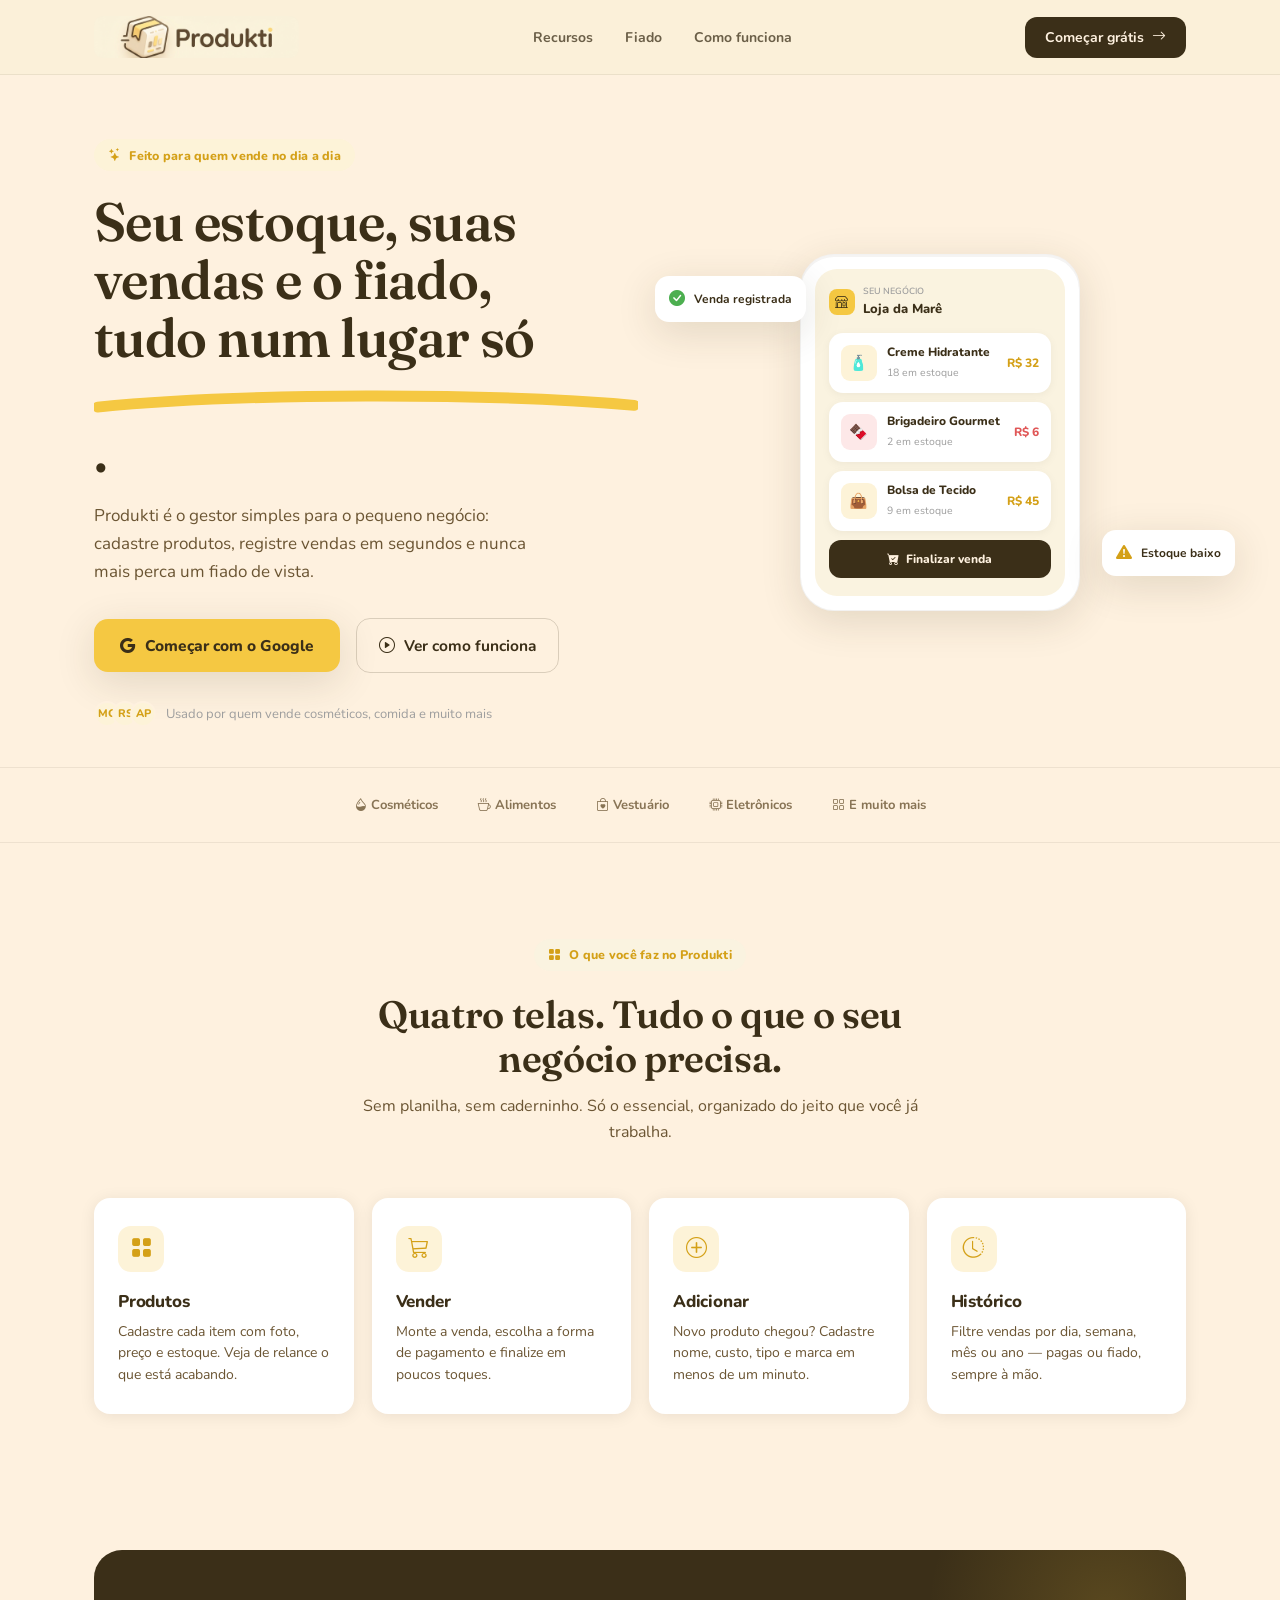
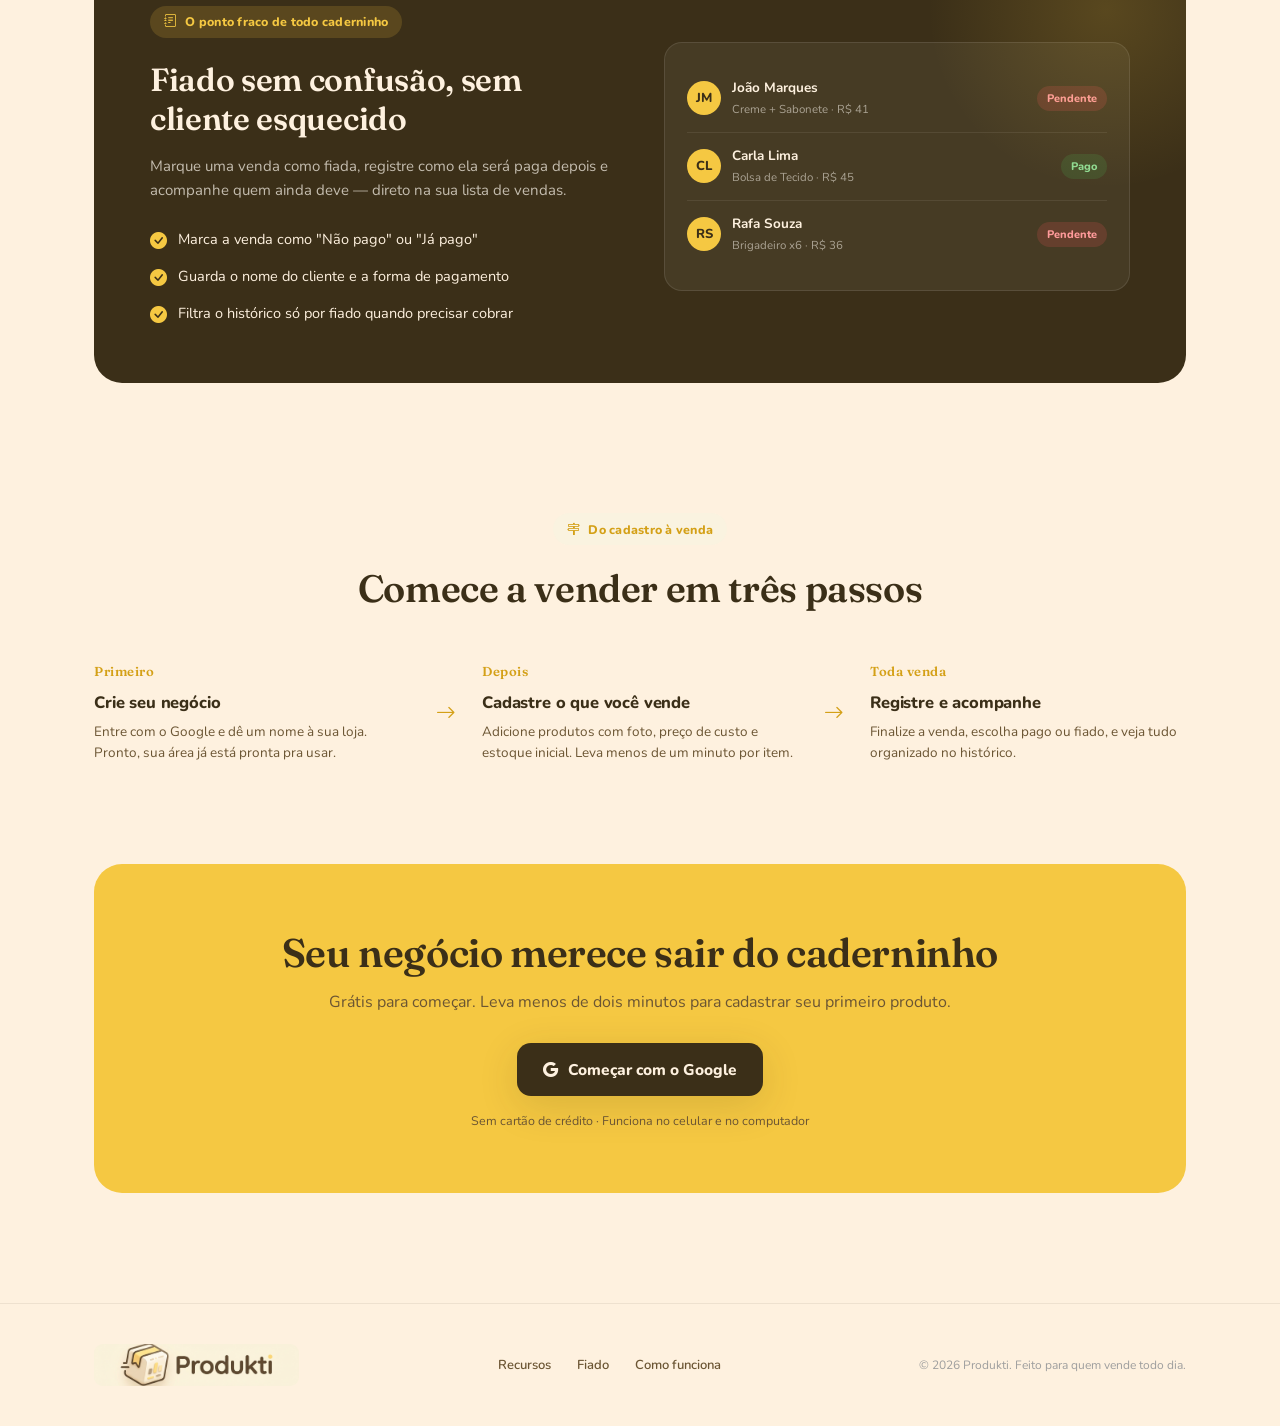
<file: public/index.html>
<!DOCTYPE html>
<html lang="pt-BR">
<head>
<meta charset="UTF-8" />
<meta name="viewport" content="width=device-width, initial-scale=1.0" />
<title>Produkti — Gestão simples para o seu pequeno negócio</title>
<meta name="description" content="Controle de estoque, vendas e fiado num só lugar. Feito para quem vende com as próprias mãos." />

<link rel="icon" type="image/png" href="assets/logo-icon.png" />
<link rel="stylesheet" href="https://cdn.jsdelivr.net/npm/bootstrap-icons@1.11.3/font/bootstrap-icons.min.css" />
<link rel="preconnect" href="https://fonts.googleapis.com">
<link href="https://fonts.googleapis.com/css2?family=Nunito:wght@400;500;600;700;800;900&family=Fraunces:ital,opsz,wght@0,9..144,500;0,9..144,600;1,9..144,500&display=swap" rel="stylesheet">
<link rel="stylesheet" href="landing.css" />
</head>
<body>

<nav class="nav">
  <div class="nav-inner wrap">
    <a href="produkti.html" class="brand">
      <img src="assets/logo.png" alt="Produkti" class="brand-mark"/>
    </a>
    <div class="nav-links">
      <a href="#recursos">Recursos</a>
      <a href="#fiado">Fiado</a>
      <a href="#como-funciona">Como funciona</a>
    </div>
    <a href="produkti.html" class="nav-cta">
      Começar grátis <i class="bi bi-arrow-right"></i>
    </a>
  </div>
</nav>

<header class="hero">
  <div class="wrap hero-grid">
    <div class="hero-text">
      <span class="eyebrow"><i class="bi bi-stars"></i> Feito para quem vende no dia a dia</span>
      <h1>Seu estoque, suas vendas e o fiado, <span class="underline">tudo num lugar só</span><svg viewBox="0 0 300 14" preserveAspectRatio="none"><path d="M2 10 C 80 2, 220 2, 298 9" stroke="#f5c842" stroke-width="6" fill="none" stroke-linecap="round"/></svg>.</h1>
      <p class="lead">Produkti é o gestor simples para o pequeno negócio: cadastre produtos, registre vendas em segundos e nunca mais perca um fiado de vista.</p>
      <div class="hero-actions">
        <a href="produkti.html" class="btn-primary"><i class="bi bi-google"></i> Começar com o Google</a>
        <a href="#como-funciona" class="btn-secondary"><i class="bi bi-play-circle"></i> Ver como funciona</a>
      </div>
      <div class="hero-trust">
        <div class="trust-avatars">
          <span>MC</span><span>RS</span><span>AP</span>
        </div>
        Usado por quem vende cosméticos, comida e muito mais
      </div>
    </div>

    <div class="hero-visual">
      <div class="float-card sale"><i class="bi bi-check-circle-fill"></i> Venda registrada</div>
      <div class="phone">
        <div class="phone-screen">
          <div class="phone-topbar">
            <span class="dot"><i class="bi bi-shop"></i></span>
            <div><small>SEU NEGÓCIO</small><strong>Loja da Marê</strong></div>
          </div>
          <div class="phone-card">
            <span class="thumb">🧴</span>
            <div class="meta"><strong>Creme Hidratante</strong><span>18 em estoque</span></div>
            <span class="price">R$ 32</span>
          </div>
          <div class="phone-card low">
            <span class="thumb">🍫</span>
            <div class="meta"><strong>Brigadeiro Gourmet</strong><span>2 em estoque</span></div>
            <span class="price">R$ 6</span>
          </div>
          <div class="phone-card">
            <span class="thumb">👜</span>
            <div class="meta"><strong>Bolsa de Tecido</strong><span>9 em estoque</span></div>
            <span class="price">R$ 45</span>
          </div>
          <div class="phone-fab"><i class="bi bi-cart-check-fill"></i> Finalizar venda</div>
        </div>
      </div>
      <div class="float-card alert"><i class="bi bi-exclamation-triangle-fill"></i> Estoque baixo</div>
    </div>
  </div>
</header>

<div class="strip">
  <div class="wrap strip-inner">
    <span><i class="bi bi-droplet-half"></i> Cosméticos</span>
    <span><i class="bi bi-cup-hot"></i> Alimentos</span>
    <span><i class="bi bi-bag-heart"></i> Vestuário</span>
    <span><i class="bi bi-cpu"></i> Eletrônicos</span>
    <span><i class="bi bi-grid"></i> E muito mais</span>
  </div>
</div>

<section class="features" id="recursos">
  <div class="wrap">
    <div class="section-head">
      <span class="eyebrow"><i class="bi bi-grid-fill"></i> O que você faz no Produkti</span>
      <h2>Quatro telas. Tudo o que o seu negócio precisa.</h2>
      <p>Sem planilha, sem caderninho. Só o essencial, organizado do jeito que você já trabalha.</p>
    </div>
    <div class="feature-grid">
      <div class="feature-card">
        <div class="feature-icon"><i class="bi bi-grid-fill"></i></div>
        <h3>Produtos</h3>
        <p>Cadastre cada item com foto, preço e estoque. Veja de relance o que está acabando.</p>
      </div>
      <div class="feature-card">
        <div class="feature-icon"><i class="bi bi-cart3"></i></div>
        <h3>Vender</h3>
        <p>Monte a venda, escolha a forma de pagamento e finalize em poucos toques.</p>
      </div>
      <div class="feature-card">
        <div class="feature-icon"><i class="bi bi-plus-circle"></i></div>
        <h3>Adicionar</h3>
        <p>Novo produto chegou? Cadastre nome, custo, tipo e marca em menos de um minuto.</p>
      </div>
      <div class="feature-card">
        <div class="feature-icon"><i class="bi bi-clock-history"></i></div>
        <h3>Histórico</h3>
        <p>Filtre vendas por dia, semana, mês ou ano — pagas ou fiado, sempre à mão.</p>
      </div>
    </div>
  </div>
</section>

<section class="spotlight" id="fiado">
  <div class="wrap">
    <div class="spotlight-card">
      <div class="spotlight-text">
        <span class="eyebrow"><i class="bi bi-journal-text"></i> O ponto fraco de todo caderninho</span>
        <h2>Fiado sem confusão, sem cliente esquecido</h2>
        <p>Marque uma venda como fiada, registre como ela será paga depois e acompanhe quem ainda deve — direto na sua lista de vendas.</p>
        <ul class="spotlight-list">
          <li><i class="bi bi-check-circle-fill"></i> Marca a venda como "Não pago" ou "Já pago"</li>
          <li><i class="bi bi-check-circle-fill"></i> Guarda o nome do cliente e a forma de pagamento</li>
          <li><i class="bi bi-check-circle-fill"></i> Filtra o histórico só por fiado quando precisar cobrar</li>
        </ul>
      </div>
      <div class="fiado-mock">
        <div class="fiado-row">
          <div class="fiado-who"><span class="av">JM</span><div><strong>João Marques</strong><span>Creme + Sabonete · R$ 41</span></div></div>
          <span class="fiado-tag due">Pendente</span>
        </div>
        <div class="fiado-row">
          <div class="fiado-who"><span class="av">CL</span><div><strong>Carla Lima</strong><span>Bolsa de Tecido · R$ 45</span></div></div>
          <span class="fiado-tag ok">Pago</span>
        </div>
        <div class="fiado-row">
          <div class="fiado-who"><span class="av">RS</span><div><strong>Rafa Souza</strong><span>Brigadeiro x6 · R$ 36</span></div></div>
          <span class="fiado-tag due">Pendente</span>
        </div>
      </div>
    </div>
  </div>
</section>

<section class="how" id="como-funciona">
  <div class="wrap">
    <div class="section-head">
      <span class="eyebrow"><i class="bi bi-signpost-2"></i> Do cadastro à venda</span>
      <h2>Comece a vender em três passos</h2>
    </div>
    <div class="how-flow">
      <div class="how-step">
        <div class="how-step-num">Primeiro</div>
        <h3>Crie seu negócio</h3>
        <p>Entre com o Google e dê um nome à sua loja. Pronto, sua área já está pronta pra usar.</p>
      </div>
      <div class="how-arrow"><i class="bi bi-arrow-right"></i></div>
      <div class="how-step">
        <div class="how-step-num">Depois</div>
        <h3>Cadastre o que você vende</h3>
        <p>Adicione produtos com foto, preço de custo e estoque inicial. Leva menos de um minuto por item.</p>
      </div>
      <div class="how-arrow"><i class="bi bi-arrow-right"></i></div>
      <div class="how-step">
        <div class="how-step-num">Toda venda</div>
        <h3>Registre e acompanhe</h3>
        <p>Finalize a venda, escolha pago ou fiado, e veja tudo organizado no histórico.</p>
      </div>
    </div>
  </div>
</section>

<section class="cta-band" id="comecar">
  <div class="wrap">
    <div class="cta-card">
      <h2>Seu negócio merece sair do caderninho</h2>
      <p>Grátis para começar. Leva menos de dois minutos para cadastrar seu primeiro produto.</p>
      <a href="produkti.html" class="btn-primary"><i class="bi bi-google"></i> Começar com o Google</a>
      <div class="meta">Sem cartão de crédito · Funciona no celular e no computador</div>
    </div>
  </div>
</section>

<footer>
  <div class="wrap foot-inner">
    <a href="produkti.html" class="brand">
      <img src="assets/logo.png" alt="Produkti" class="brand-mark"/>
    </a>
    <div class="foot-links">
      <a href="#recursos">Recursos</a>
      <a href="#fiado">Fiado</a>
      <a href="#como-funciona">Como funciona</a>
    </div>
    <div class="foot-copy">© 2026 Produkti. Feito para quem vende todo dia.</div>
  </div>
</footer>

</body>
</html>
</file>
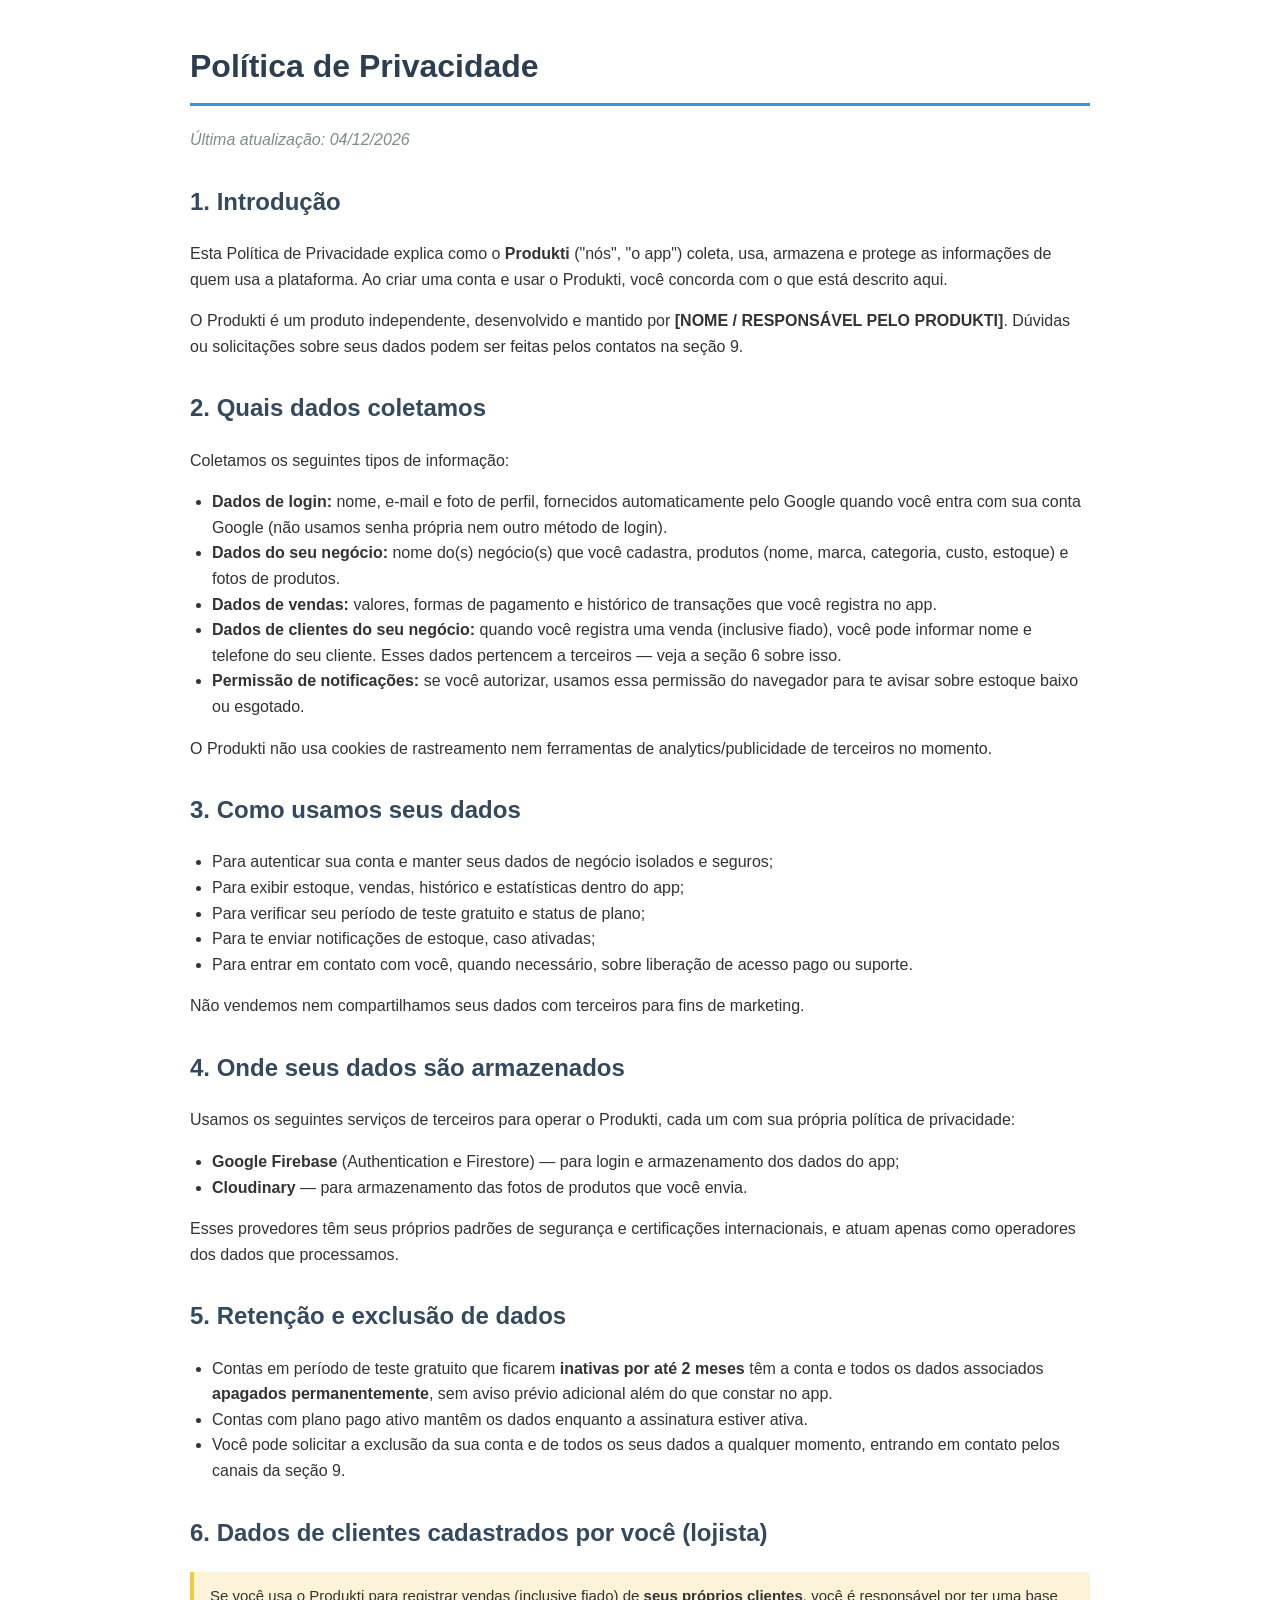
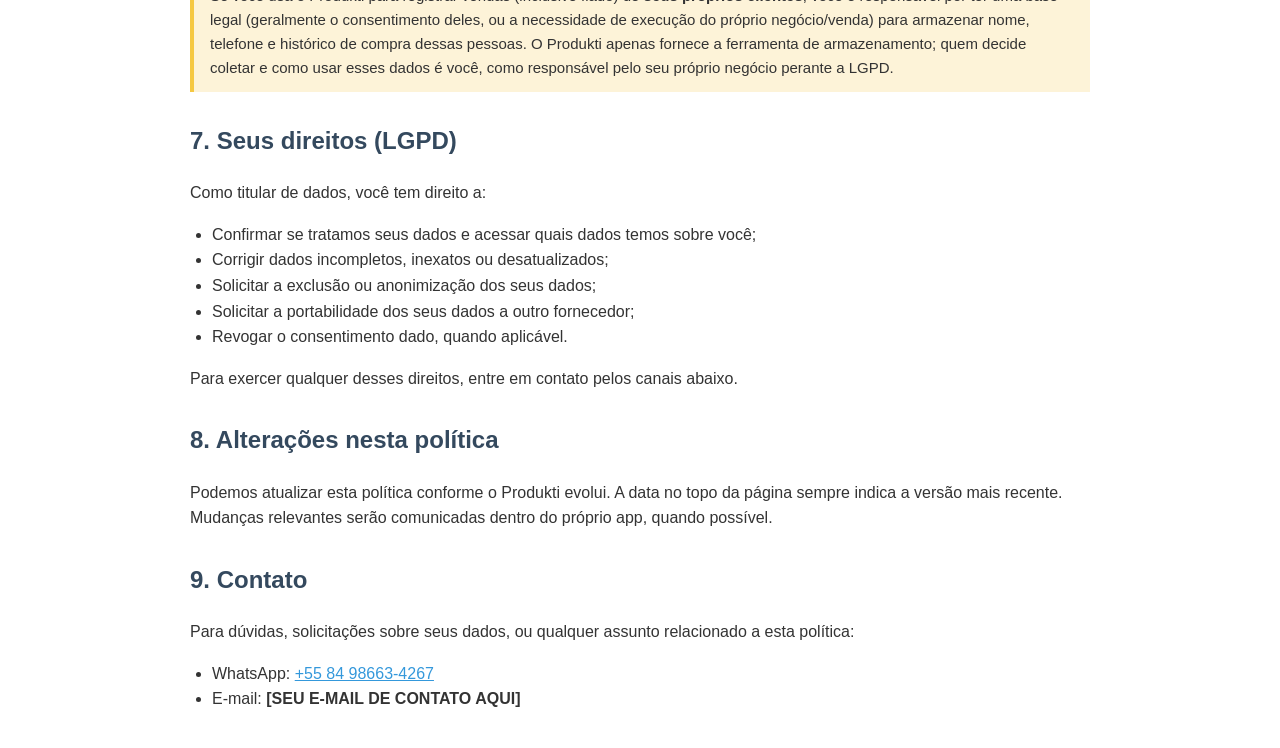
<file: public/privacy.html>
<!DOCTYPE html>
<html lang="pt-BR">
<head>
    <meta charset="UTF-8">
    <meta name="viewport" content="width=device-width, initial-scale=1.0">
    <link rel="icon" href="assets/logo-icon.png"/>
    <title>Política de Privacidade — Produkti</title>
    <style>
        body {
            font-family: Arial, sans-serif;
            line-height: 1.6;
            max-width: 900px;
            margin: 0 auto;
            padding: 20px;
            color: #333;
        }
        h1 {
            color: #2c3e50;
            border-bottom: 3px solid #3498db;
            padding-bottom: 10px;
        }
        h2 {
            color: #34495e;
            margin-top: 30px;
        }
        .last-updated {
            color: #7f8c8d;
            font-style: italic;
            margin-bottom: 20px;
        }
        .nota {
            background: #fdf3d8;
            border-left: 4px solid #f5c842;
            padding: 12px 16px;
            margin: 16px 0;
            font-size: 15px;
        }
        ul { padding-left: 22px; }
        a { color: #3498db; }
    </style>
</head>
<body>
    <h1>Política de Privacidade</h1>
    <p class="last-updated">Última atualização: <span id="date"></span></p>

    <h2>1. Introdução</h2>
    <p>Esta Política de Privacidade explica como o <strong>Produkti</strong> ("nós", "o app") coleta, usa, armazena e protege as informações de quem usa a plataforma. Ao criar uma conta e usar o Produkti, você concorda com o que está descrito aqui.</p>
    <p>O Produkti é um produto independente, desenvolvido e mantido por <strong>[NOME / RESPONSÁVEL PELO PRODUKTI]</strong>. Dúvidas ou solicitações sobre seus dados podem ser feitas pelos contatos na seção 9.</p>

    <h2>2. Quais dados coletamos</h2>
    <p>Coletamos os seguintes tipos de informação:</p>
    <ul>
        <li><strong>Dados de login:</strong> nome, e-mail e foto de perfil, fornecidos automaticamente pelo Google quando você entra com sua conta Google (não usamos senha própria nem outro método de login).</li>
        <li><strong>Dados do seu negócio:</strong> nome do(s) negócio(s) que você cadastra, produtos (nome, marca, categoria, custo, estoque) e fotos de produtos.</li>
        <li><strong>Dados de vendas:</strong> valores, formas de pagamento e histórico de transações que você registra no app.</li>
        <li><strong>Dados de clientes do seu negócio:</strong> quando você registra uma venda (inclusive fiado), você pode informar nome e telefone do seu cliente. Esses dados pertencem a terceiros — veja a seção 6 sobre isso.</li>
        <li><strong>Permissão de notificações:</strong> se você autorizar, usamos essa permissão do navegador para te avisar sobre estoque baixo ou esgotado.</li>
    </ul>
    <p>O Produkti não usa cookies de rastreamento nem ferramentas de analytics/publicidade de terceiros no momento.</p>

    <h2>3. Como usamos seus dados</h2>
    <ul>
        <li>Para autenticar sua conta e manter seus dados de negócio isolados e seguros;</li>
        <li>Para exibir estoque, vendas, histórico e estatísticas dentro do app;</li>
        <li>Para verificar seu período de teste gratuito e status de plano;</li>
        <li>Para te enviar notificações de estoque, caso ativadas;</li>
        <li>Para entrar em contato com você, quando necessário, sobre liberação de acesso pago ou suporte.</li>
    </ul>
    <p>Não vendemos nem compartilhamos seus dados com terceiros para fins de marketing.</p>

    <h2>4. Onde seus dados são armazenados</h2>
    <p>Usamos os seguintes serviços de terceiros para operar o Produkti, cada um com sua própria política de privacidade:</p>
    <ul>
        <li><strong>Google Firebase</strong> (Authentication e Firestore) — para login e armazenamento dos dados do app;</li>
        <li><strong>Cloudinary</strong> — para armazenamento das fotos de produtos que você envia.</li>
    </ul>
    <p>Esses provedores têm seus próprios padrões de segurança e certificações internacionais, e atuam apenas como operadores dos dados que processamos.</p>

    <h2>5. Retenção e exclusão de dados</h2>
    <ul>
        <li>Contas em período de teste gratuito que ficarem <strong>inativas por até 2 meses</strong> têm a conta e todos os dados associados <strong>apagados permanentemente</strong>, sem aviso prévio adicional além do que constar no app.</li>
        <li>Contas com plano pago ativo mantêm os dados enquanto a assinatura estiver ativa.</li>
        <li>Você pode solicitar a exclusão da sua conta e de todos os seus dados a qualquer momento, entrando em contato pelos canais da seção 9.</li>
    </ul>

    <h2>6. Dados de clientes cadastrados por você (lojista)</h2>
    <div class="nota">
        Se você usa o Produkti para registrar vendas (inclusive fiado) de <strong>seus próprios clientes</strong>, você é responsável por ter uma base legal (geralmente o consentimento deles, ou a necessidade de execução do próprio negócio/venda) para armazenar nome, telefone e histórico de compra dessas pessoas. O Produkti apenas fornece a ferramenta de armazenamento; quem decide coletar e como usar esses dados é você, como responsável pelo seu próprio negócio perante a LGPD.
    </div>

    <h2>7. Seus direitos (LGPD)</h2>
    <p>Como titular de dados, você tem direito a:</p>
    <ul>
        <li>Confirmar se tratamos seus dados e acessar quais dados temos sobre você;</li>
        <li>Corrigir dados incompletos, inexatos ou desatualizados;</li>
        <li>Solicitar a exclusão ou anonimização dos seus dados;</li>
        <li>Solicitar a portabilidade dos seus dados a outro fornecedor;</li>
        <li>Revogar o consentimento dado, quando aplicável.</li>
    </ul>
    <p>Para exercer qualquer desses direitos, entre em contato pelos canais abaixo.</p>

    <h2>8. Alterações nesta política</h2>
    <p>Podemos atualizar esta política conforme o Produkti evolui. A data no topo da página sempre indica a versão mais recente. Mudanças relevantes serão comunicadas dentro do próprio app, quando possível.</p>

    <h2>9. Contato</h2>
    <p>Para dúvidas, solicitações sobre seus dados, ou qualquer assunto relacionado a esta política:</p>
    <ul>
        <li>WhatsApp: <a href="https://wa.me/5584986634267">+55 84 98663-4267</a></li>
        <li>E-mail: <strong>[SEU E-MAIL DE CONTATO AQUI]</strong></li>
    </ul>

    <script>
        document.getElementById('date').textContent = new Date().toLocaleDateString('pt-BR');
    </script>
</body>
</html>
</file>
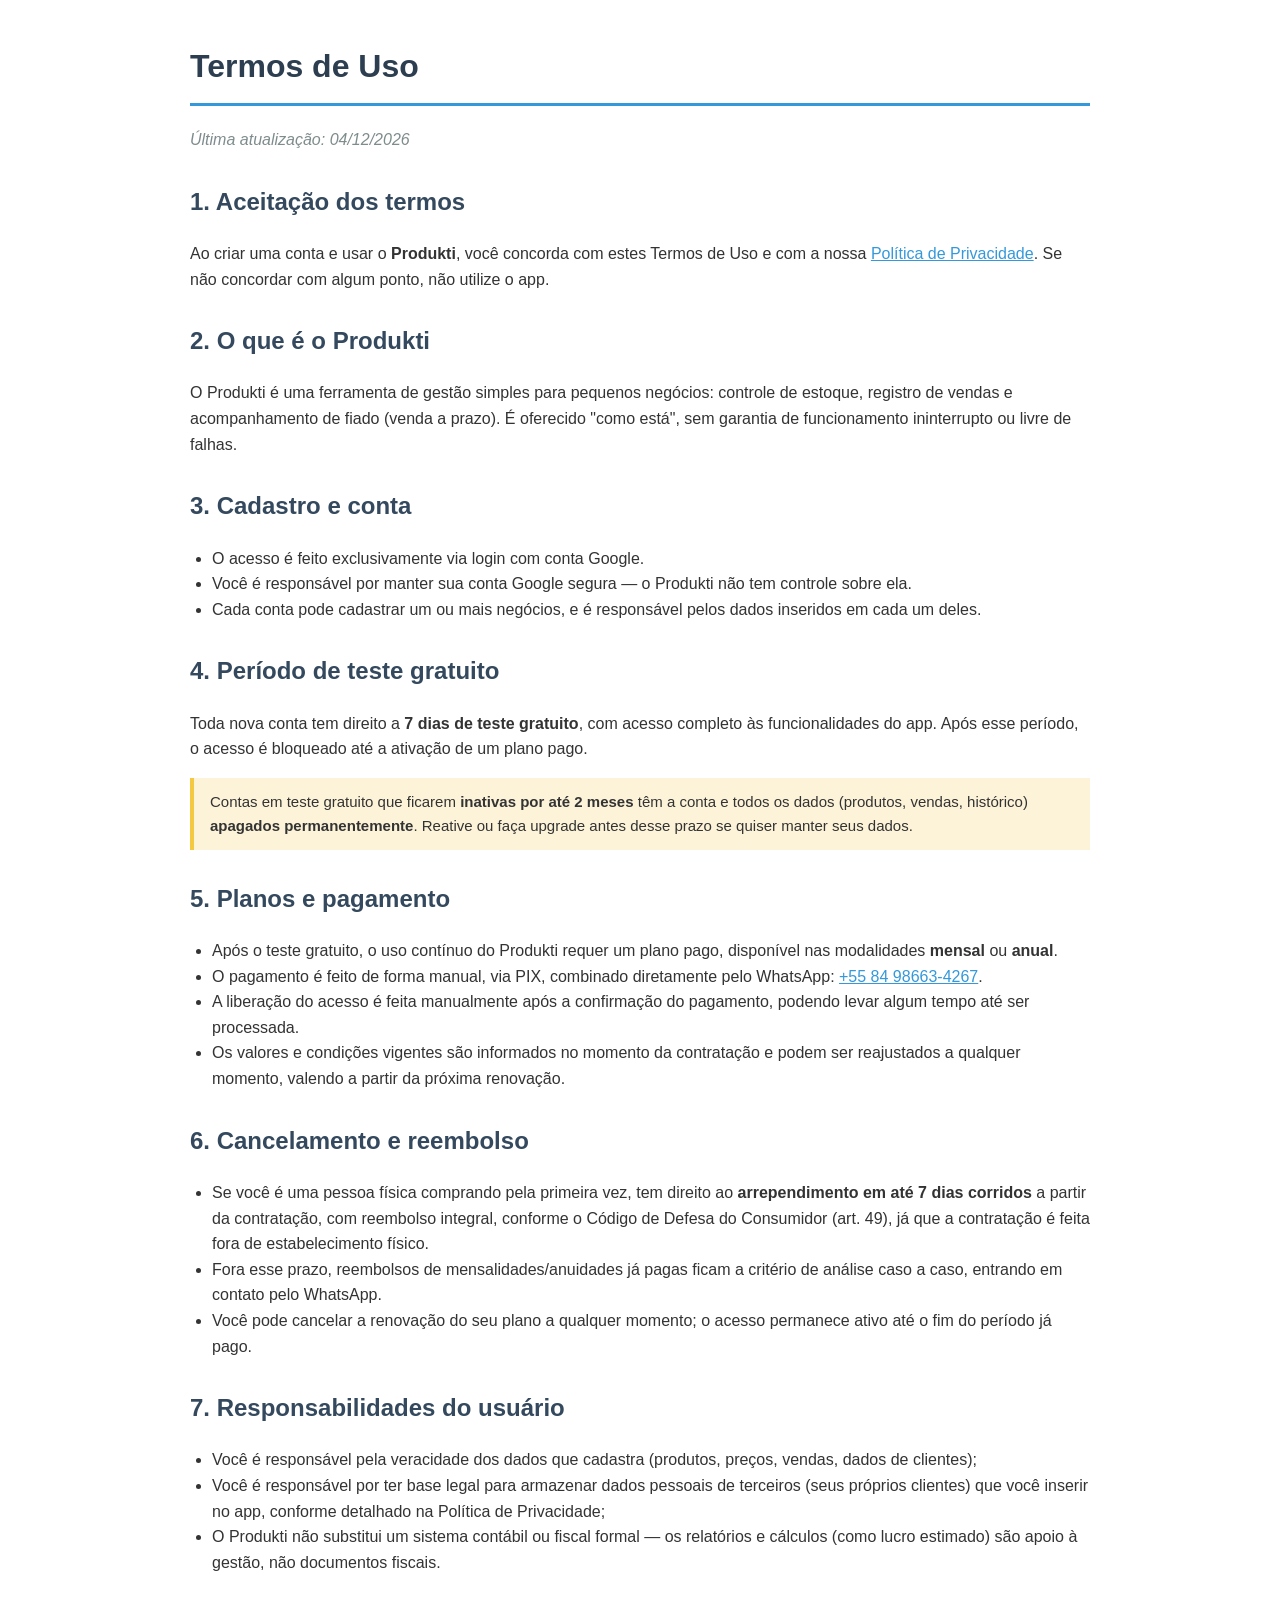
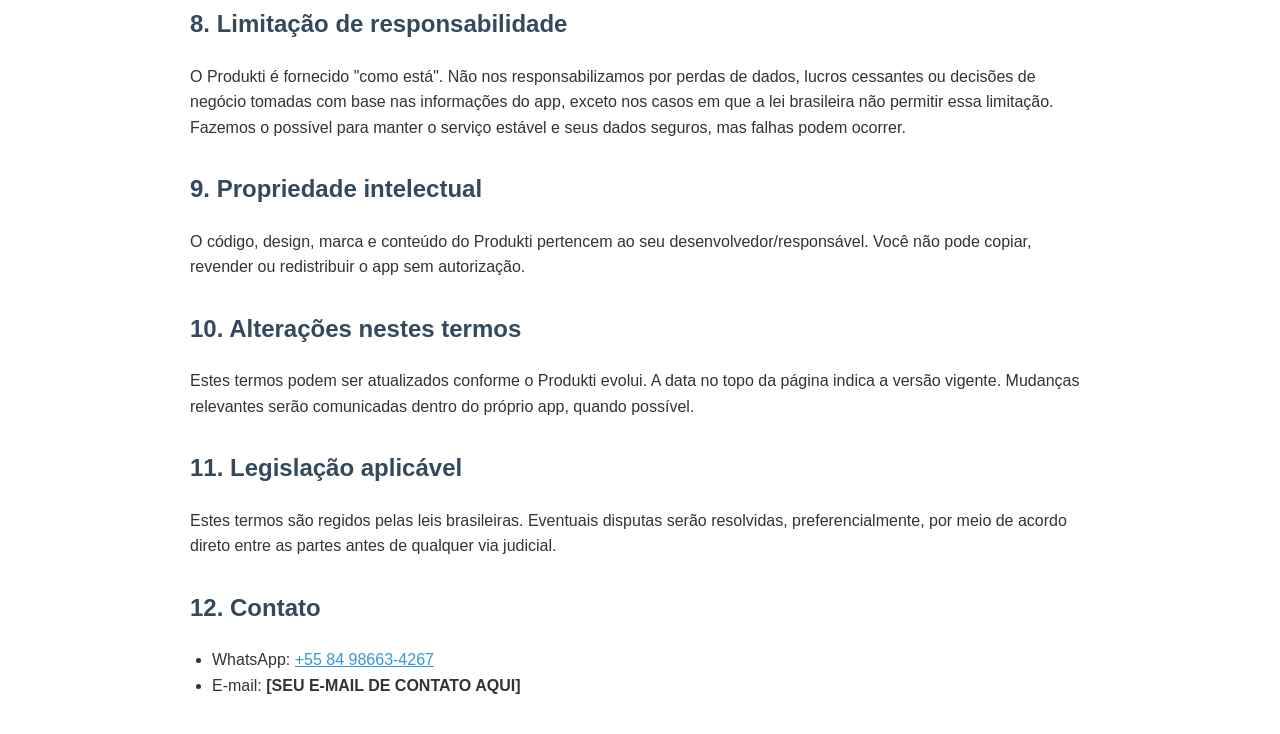
<file: public/terms.html>
<!DOCTYPE html>
<html lang="pt-BR">
<head>
    <meta charset="UTF-8">
    <meta name="viewport" content="width=device-width, initial-scale=1.0">
    <link rel="icon" href="assets/logo-icon.png"/>
    <title>Termos de Uso — Produkti</title>
    <style>
        body {
            font-family: Arial, sans-serif;
            line-height: 1.6;
            max-width: 900px;
            margin: 0 auto;
            padding: 20px;
            color: #333;
        }
        h1 {
            color: #2c3e50;
            border-bottom: 3px solid #3498db;
            padding-bottom: 10px;
        }
        h2 {
            color: #34495e;
            margin-top: 30px;
        }
        .last-updated {
            color: #7f8c8d;
            font-style: italic;
            margin-bottom: 20px;
        }
        .nota {
            background: #fdf3d8;
            border-left: 4px solid #f5c842;
            padding: 12px 16px;
            margin: 16px 0;
            font-size: 15px;
        }
        ul { padding-left: 22px; }
        a { color: #3498db; }
    </style>
</head>
<body>
    <h1>Termos de Uso</h1>
    <p class="last-updated">Última atualização: <span id="date"></span></p>

    <h2>1. Aceitação dos termos</h2>
    <p>Ao criar uma conta e usar o <strong>Produkti</strong>, você concorda com estes Termos de Uso e com a nossa <a href="privacy.html">Política de Privacidade</a>. Se não concordar com algum ponto, não utilize o app.</p>

    <h2>2. O que é o Produkti</h2>
    <p>O Produkti é uma ferramenta de gestão simples para pequenos negócios: controle de estoque, registro de vendas e acompanhamento de fiado (venda a prazo). É oferecido "como está", sem garantia de funcionamento ininterrupto ou livre de falhas.</p>

    <h2>3. Cadastro e conta</h2>
    <ul>
        <li>O acesso é feito exclusivamente via login com conta Google.</li>
        <li>Você é responsável por manter sua conta Google segura — o Produkti não tem controle sobre ela.</li>
        <li>Cada conta pode cadastrar um ou mais negócios, e é responsável pelos dados inseridos em cada um deles.</li>
    </ul>

    <h2>4. Período de teste gratuito</h2>
    <p>Toda nova conta tem direito a <strong>7 dias de teste gratuito</strong>, com acesso completo às funcionalidades do app. Após esse período, o acesso é bloqueado até a ativação de um plano pago.</p>
    <div class="nota">
        Contas em teste gratuito que ficarem <strong>inativas por até 2 meses</strong> têm a conta e todos os dados (produtos, vendas, histórico) <strong>apagados permanentemente</strong>. Reative ou faça upgrade antes desse prazo se quiser manter seus dados.
    </div>

    <h2>5. Planos e pagamento</h2>
    <ul>
        <li>Após o teste gratuito, o uso contínuo do Produkti requer um plano pago, disponível nas modalidades <strong>mensal</strong> ou <strong>anual</strong>.</li>
        <li>O pagamento é feito de forma manual, via PIX, combinado diretamente pelo WhatsApp: <a href="https://wa.me/5584986634267">+55 84 98663-4267</a>.</li>
        <li>A liberação do acesso é feita manualmente após a confirmação do pagamento, podendo levar algum tempo até ser processada.</li>
        <li>Os valores e condições vigentes são informados no momento da contratação e podem ser reajustados a qualquer momento, valendo a partir da próxima renovação.</li>
    </ul>

    <h2>6. Cancelamento e reembolso</h2>
    <ul>
        <li>Se você é uma pessoa física comprando pela primeira vez, tem direito ao <strong>arrependimento em até 7 dias corridos</strong> a partir da contratação, com reembolso integral, conforme o Código de Defesa do Consumidor (art. 49), já que a contratação é feita fora de estabelecimento físico.</li>
        <li>Fora esse prazo, reembolsos de mensalidades/anuidades já pagas ficam a critério de análise caso a caso, entrando em contato pelo WhatsApp.</li>
        <li>Você pode cancelar a renovação do seu plano a qualquer momento; o acesso permanece ativo até o fim do período já pago.</li>
    </ul>

    <h2>7. Responsabilidades do usuário</h2>
    <ul>
        <li>Você é responsável pela veracidade dos dados que cadastra (produtos, preços, vendas, dados de clientes);</li>
        <li>Você é responsável por ter base legal para armazenar dados pessoais de terceiros (seus próprios clientes) que você inserir no app, conforme detalhado na Política de Privacidade;</li>
        <li>O Produkti não substitui um sistema contábil ou fiscal formal — os relatórios e cálculos (como lucro estimado) são apoio à gestão, não documentos fiscais.</li>
    </ul>

    <h2>8. Limitação de responsabilidade</h2>
    <p>O Produkti é fornecido "como está". Não nos responsabilizamos por perdas de dados, lucros cessantes ou decisões de negócio tomadas com base nas informações do app, exceto nos casos em que a lei brasileira não permitir essa limitação. Fazemos o possível para manter o serviço estável e seus dados seguros, mas falhas podem ocorrer.</p>

    <h2>9. Propriedade intelectual</h2>
    <p>O código, design, marca e conteúdo do Produkti pertencem ao seu desenvolvedor/responsável. Você não pode copiar, revender ou redistribuir o app sem autorização.</p>

    <h2>10. Alterações nestes termos</h2>
    <p>Estes termos podem ser atualizados conforme o Produkti evolui. A data no topo da página indica a versão vigente. Mudanças relevantes serão comunicadas dentro do próprio app, quando possível.</p>

    <h2>11. Legislação aplicável</h2>
    <p>Estes termos são regidos pelas leis brasileiras. Eventuais disputas serão resolvidas, preferencialmente, por meio de acordo direto entre as partes antes de qualquer via judicial.</p>

    <h2>12. Contato</h2>
    <ul>
        <li>WhatsApp: <a href="https://wa.me/5584986634267">+55 84 98663-4267</a></li>
        <li>E-mail: <strong>[SEU E-MAIL DE CONTATO AQUI]</strong></li>
    </ul>

    <script>
        document.getElementById('date').textContent = new Date().toLocaleDateString('pt-BR');
    </script>
</body>
</html>
</file>
<file: public/landing.css>
*, *::before, *::after { box-sizing: border-box; margin: 0; padding: 0; }

:root {
  --cream: #FEF1DF; --cream2: #faf3e0;
  --gold: #f5c842;  --gold-dark: #d4a017; --gold-soft: #fdf3d8;
  --brown: #3b2f18; --brown-light: #6b5533;
  --gray: #9e9e9e;  --gray-light: #f0f0f0;
  --white: #ffffff;
  --green-soft: #e8f5e9; --green: #4caf50;
  --red-soft: #fde8e8; --red: #e05757;
  --shadow: 0 2px 16px rgba(0,0,0,.08);
  --shadow-md: 0 10px 40px rgba(59,47,24,.14);
  --radius: 16px; --radius-sm: 10px;
}

html { scroll-behavior: smooth; }

body {
  font-family: 'Nunito', sans-serif;
  background: var(--cream);
  color: var(--brown);
  overflow-x: hidden;
}

h1, h2, h3, .display {
  font-family: 'Fraunces', serif;
  font-weight: 600;
  letter-spacing: -0.01em;
}

a { color: inherit; text-decoration: none; }
img { max-width: 100%; display: block; }
section { position: relative; }
.wrap { max-width: 1140px; margin: 0 auto; padding: 0 24px; }

@media (prefers-reduced-motion: reduce) {
  * { animation-duration: .001ms !important; animation-iteration-count: 1 !important; transition-duration: .001ms !important; scroll-behavior: auto !important; }
}

button:focus-visible, a:focus-visible { outline: 2px solid var(--brown); outline-offset: 3px; border-radius: 4px; }

/* ─── NAV ────────────────────────────────────────────── */
.nav {
  position: sticky; top: 0; z-index: 50;
  background: #FBF0D9;
  backdrop-filter: blur(10px);
  border-bottom: 1px solid rgba(59,47,24,.08);
}
.nav-inner {
  display: flex; align-items: center; justify-content: space-between;
  padding: 16px 24px;
}
.nav-inner.wrap {
  max-width: 1140px;
  margin: 0 auto;
  padding-left: 24px;
  padding-right: 24px;
}
.brand { display: flex; align-items: center; gap: 10px; font-weight: 800; font-size: 17px; }
.brand-mark {
  width: 205px; height: 42px; border-radius: 9px;
  background: var(--gold);
  display: flex; align-items: center; justify-content: center;
  color: var(--brown); font-size: 16px;
  object-fit: cover; object-position: center;
}
.nav-links { display: flex; gap: 32px; font-size: 14px; font-weight: 700; }
.nav-links a { opacity: .75; transition: opacity .2s; }
.nav-links a:hover { opacity: 1; }
.nav-cta {
  display: inline-flex; align-items: center; gap: 8px;
  background: var(--brown); color: var(--cream);
  padding: 11px 20px; border-radius: 12px;
  font-size: 14px; font-weight: 700;
  transition: transform .15s, background .2s;
}
.nav-cta:hover { background: #2a2110; transform: translateY(-1px); }
.nav-mobile-hide { display: flex; }
@media (max-width: 760px) { .nav-links { display: none; } }

/* ─── HERO ───────────────────────────────────────────── */
.hero { padding: 64px 0 40px; }
.hero-grid {
  display: grid; grid-template-columns: 1.05fr .95fr;
  gap: 56px; align-items: center;
}
@media (max-width: 900px) { .hero-grid { grid-template-columns: 1fr; gap: 48px; } }

.eyebrow {
  display: inline-flex; align-items: center; gap: 8px;
  background: var(--gold-soft); color: var(--gold-dark);
  padding: 7px 14px; border-radius: 100px;
  font-size: 12.5px; font-weight: 800; letter-spacing: .02em;
  margin-bottom: 22px;
}
.eyebrow i { font-size: 13px; }

.hero h1 {
  font-size: clamp(36px, 5vw, 54px);
  line-height: 1.07;
  margin-bottom: 20px;
}
.hero h1 em { font-style: normal; color: var(--gold-dark); position: relative; }
.hero h1 .underline { position: relative; display: inline-block; }
.hero h1 .underline svg { position: absolute; left: -2%; bottom: -6px; width: 104%; height: 14px; }

.hero p.lead {
  font-size: 17px; line-height: 1.65; color: var(--brown-light);
  max-width: 460px; margin-bottom: 32px;
}

.hero-actions { display: flex; align-items: center; gap: 16px; flex-wrap: wrap; margin-bottom: 28px; }
.btn-primary {
  display: inline-flex; align-items: center; gap: 9px;
  background: var(--gold); color: var(--brown);
  padding: 16px 26px; border: none; border-radius: 14px;
  font-family: inherit; font-size: 15.5px; font-weight: 800;
  cursor: pointer; box-shadow: var(--shadow-md);
  transition: transform .15s, background .2s;
}
.btn-primary:hover { background: #e8b800; transform: translateY(-2px); }
.btn-primary:active { transform: translateY(0); }
.btn-secondary {
  display: inline-flex; align-items: center; gap: 9px;
  background: transparent; color: var(--brown);
  padding: 16px 22px; border: 1.5px solid rgba(59,47,24,.18); border-radius: 14px;
  font-family: inherit; font-size: 15.5px; font-weight: 700;
  cursor: pointer; transition: border-color .2s, background .2s;
}
.btn-secondary:hover { border-color: var(--brown); background: var(--cream2); }

.hero-trust { display: flex; align-items: center; gap: 10px; font-size: 13px; color: var(--gray); }
.trust-avatars { display: flex; }
.trust-avatars span {
  width: 26px; height: 26px; border-radius: 50%;
  border: 2px solid var(--cream);
  background: var(--gold-soft);
  display: flex; align-items: center; justify-content: center;
  font-size: 11px; font-weight: 800; color: var(--gold-dark);
  margin-left: -8px;
}
.trust-avatars span:first-child { margin-left: 0; }

/* ─── HERO VISUAL: PHONE MOCK ───────────────────────── */
.hero-visual { position: relative; display: flex; justify-content: center; }
.phone {
  width: 280px; background: var(--white);
  border-radius: 34px; padding: 14px;
  box-shadow: var(--shadow-md), 0 2px 0 rgba(59,47,24,.05) inset;
  border: 1px solid rgba(59,47,24,.06);
  position: relative; z-index: 2;
  animation: floaty 6s ease-in-out infinite;
}
@keyframes floaty { 0%,100% { transform: translateY(0) rotate(-1.2deg); } 50% { transform: translateY(-10px) rotate(0deg); } }

.phone-screen { background: var(--cream2); border-radius: 22px; padding: 16px 14px 18px; }
.phone-topbar { display: flex; align-items: center; gap: 8px; margin-bottom: 14px; }
.phone-topbar .dot { width: 26px; height: 26px; border-radius: 8px; background: var(--gold); display: flex; align-items: center; justify-content: center; font-size: 13px; }
.phone-topbar strong { font-size: 13px; font-weight: 800; }
.phone-topbar small { display: block; font-size: 9px; color: var(--gray); font-weight: 600; }

.phone-card {
  background: var(--white); border-radius: 14px; padding: 11px 12px;
  display: flex; align-items: center; gap: 10px;
  box-shadow: 0 2px 10px rgba(0,0,0,.05);
  margin-bottom: 9px;
}
.phone-card .thumb { width: 36px; height: 36px; border-radius: 9px; background: var(--gold-soft); display: flex; align-items: center; justify-content: center; font-size: 15px; flex-shrink: 0; }
.phone-card .meta { flex: 1; min-width: 0; }
.phone-card .meta strong { display: block; font-size: 12px; font-weight: 800; }
.phone-card .meta span { font-size: 10.5px; color: var(--gray); }
.phone-card .price { font-size: 12px; font-weight: 800; color: var(--gold-dark); white-space: nowrap; }
.phone-card.low .thumb { background: var(--red-soft); }
.phone-card.low .price { color: var(--red); }

.phone-fab {
  margin-top: 6px; background: var(--brown); color: var(--cream);
  border-radius: 12px; padding: 11px; text-align: center;
  font-size: 12px; font-weight: 800; display: flex; align-items: center; justify-content: center; gap: 7px;
}

.float-card {
  position: absolute; background: var(--white); border-radius: 14px;
  box-shadow: var(--shadow-md); padding: 12px 14px; z-index: 3;
  font-size: 12px; font-weight: 700; display: flex; align-items: center; gap: 9px;
}
.float-card.sale { top: 6%; left: -8%; animation: floaty 7s ease-in-out infinite; animation-delay: -2s; }
.float-card.sale i { color: var(--green); font-size: 16px; }
.float-card.alert { bottom: 10%; right: -10%; animation: floaty 6.5s ease-in-out infinite; animation-delay: -4s; }
.float-card.alert i { color: var(--gold-dark); font-size: 16px; }
@media (max-width: 540px) {
  .float-card.sale { left: 0; }
  .float-card.alert { right: 0; }
}

/* ─── LOGO / TICKER STRIP ────────────────────────────── */
.strip { padding: 28px 0; border-top: 1px solid rgba(59,47,24,.08); border-bottom: 1px solid rgba(59,47,24,.08); }
.strip-inner { display: flex; align-items: center; justify-content: center; gap: 40px; flex-wrap: wrap; font-size: 13px; font-weight: 700; color: var(--brown-light); text-align: center; }
.strip-inner span { white-space: nowrap; opacity: .8; }

/* ─── SECTION HEADERS ────────────────────────────────── */
.section-head { max-width: 600px; margin: 0 auto 52px; text-align: center; }
.section-head .eyebrow { background: var(--cream2); }
.section-head h2 { font-size: clamp(28px, 3.4vw, 38px); line-height: 1.15; margin-bottom: 14px; }
.section-head p { color: var(--brown-light); font-size: 16px; line-height: 1.6; }

/* ─── FEATURES (mapped to the app's 4 tabs) ─────────── */
.features { padding: 96px 0; }
.feature-grid { display: grid; grid-template-columns: repeat(4, 1fr); gap: 18px; }
@media (max-width: 940px) { .feature-grid { grid-template-columns: 1fr 1fr; } }
@media (max-width: 560px) { .feature-grid { grid-template-columns: 1fr; } }

.feature-card {
  background: var(--white); border-radius: var(--radius);
  padding: 28px 24px; box-shadow: var(--shadow);
  transition: transform .2s, box-shadow .2s;
}
.feature-card:hover { transform: translateY(-4px); box-shadow: var(--shadow-md); }
.feature-icon {
  width: 46px; height: 46px; border-radius: 13px;
  background: var(--gold-soft);
  display: flex; align-items: center; justify-content: center;
  font-size: 21px; color: var(--gold-dark);
  margin-bottom: 18px;
}
.feature-card h3 { font-size: 17px; font-weight: 800; font-family: 'Nunito', sans-serif; margin-bottom: 8px; }
.feature-card p { font-size: 14px; color: var(--brown-light); line-height: 1.55; }

/* ─── SPOTLIGHT: FIADO ───────────────────────────────── */
.spotlight { padding: 40px 0 100px; }
.spotlight-card {
  background: var(--brown); color: var(--cream);
  border-radius: 28px; padding: 56px;
  display: grid; grid-template-columns: 1fr 1fr; gap: 48px; align-items: center;
  overflow: hidden; position: relative;
}
@media (max-width: 860px) { .spotlight-card { grid-template-columns: 1fr; padding: 36px 26px; } }
.spotlight-card::before {
  content: ''; position: absolute; width: 360px; height: 360px;
  background: radial-gradient(circle, rgba(245,200,66,.16), transparent 70%);
  top: -120px; right: -100px;
}
.spotlight-text .eyebrow { background: rgba(245,200,66,.16); color: var(--gold); }
.spotlight-text h2 { font-size: clamp(26px,3vw,32px); margin-bottom: 16px; color: var(--cream); }
.spotlight-text p { color: rgba(253,248,238,.7); font-size: 15px; line-height: 1.65; margin-bottom: 26px; }
.spotlight-list { list-style: none; display: flex; flex-direction: column; gap: 13px; }
.spotlight-list li { display: flex; gap: 11px; font-size: 14.5px; align-items: flex-start; }
.spotlight-list i { color: var(--gold); font-size: 17px; margin-top: 1px; }

.fiado-mock { background: rgba(253,248,238,.06); border-radius: 18px; padding: 22px; border: 1px solid rgba(253,248,238,.1); }
.fiado-row { display: flex; align-items: center; justify-content: space-between; padding: 13px 0; border-bottom: 1px solid rgba(253,248,238,.08); }
.fiado-row:last-child { border-bottom: none; }
.fiado-who { display: flex; align-items: center; gap: 11px; }
.fiado-who .av { width: 34px; height: 34px; border-radius: 50%; background: var(--gold); color: var(--brown); display: flex; align-items: center; justify-content: center; font-weight: 800; font-size: 13px; }
.fiado-who strong { display: block; font-size: 13.5px; }
.fiado-who span { font-size: 11.5px; color: rgba(253,248,238,.55); }
.fiado-tag { font-size: 11px; font-weight: 800; padding: 5px 10px; border-radius: 100px; }
.fiado-tag.due { background: rgba(245,87,87,.18); color: #ff9b9b; }
.fiado-tag.ok { background: rgba(76,175,80,.18); color: #8fdb93; }

/* ─── HOW IT WORKS ────────────────────────────────── */
.how { padding: 30px 0 100px; }
.how-flow { display: flex; align-items: stretch; gap: 0; }
@media (max-width: 860px) { .how-flow { flex-direction: column; gap: 18px; } }
.how-step { flex: 1; padding: 0 22px; position: relative; }
.how-step:first-child { padding-left: 0; }
.how-step:last-child { padding-right: 0; }
.how-step-num { font-family: 'Fraunces', serif; font-size: 13px; font-weight: 600; color: var(--gold-dark); margin-bottom: 12px; letter-spacing: .04em; }
.how-step h3 { font-family: 'Nunito',sans-serif; font-size: 16.5px; font-weight: 800; margin-bottom: 8px; }
.how-step p { font-size: 13.5px; color: var(--brown-light); line-height: 1.55; }
.how-arrow { display: flex; align-items: center; color: var(--gold-dark); font-size: 20px; padding: 0 4px; }
@media (max-width: 860px) { .how-arrow { display: none; } }

/* ─── CTA BAND ────────────────────────────────────── */
.cta-band { padding: 0 0 110px; }
.cta-card {
  background: var(--gold); border-radius: 28px;
  padding: 64px 48px; text-align: center;
  position: relative; overflow: hidden;
}
.cta-card h2 { font-size: clamp(28px,3.6vw,40px); margin-bottom: 14px; color: var(--brown); }
.cta-card p { font-size: 16px; color: var(--brown-light); margin-bottom: 30px; }
.cta-card .btn-primary { background: var(--brown); color: var(--cream); }
.cta-card .btn-primary:hover { background: #2a2110; }
.cta-card .meta { margin-top: 16px; font-size: 12.5px; color: var(--brown-light); }

/* ─── FOOTER ─────────────────────────────────────── */
footer { border-top: 1px solid rgba(59,47,24,.08); padding: 40px 0; }
.foot-inner { display: flex; align-items: center; justify-content: space-between; flex-wrap: wrap; gap: 18px; }
.foot-inner .brand { font-size: 15px; }
.foot-links { display: flex; gap: 26px; font-size: 13px; color: var(--brown-light); font-weight: 600; }
.foot-links a:hover { color: var(--brown); }
.foot-copy { font-size: 12px; color: var(--gray); }
</file>
